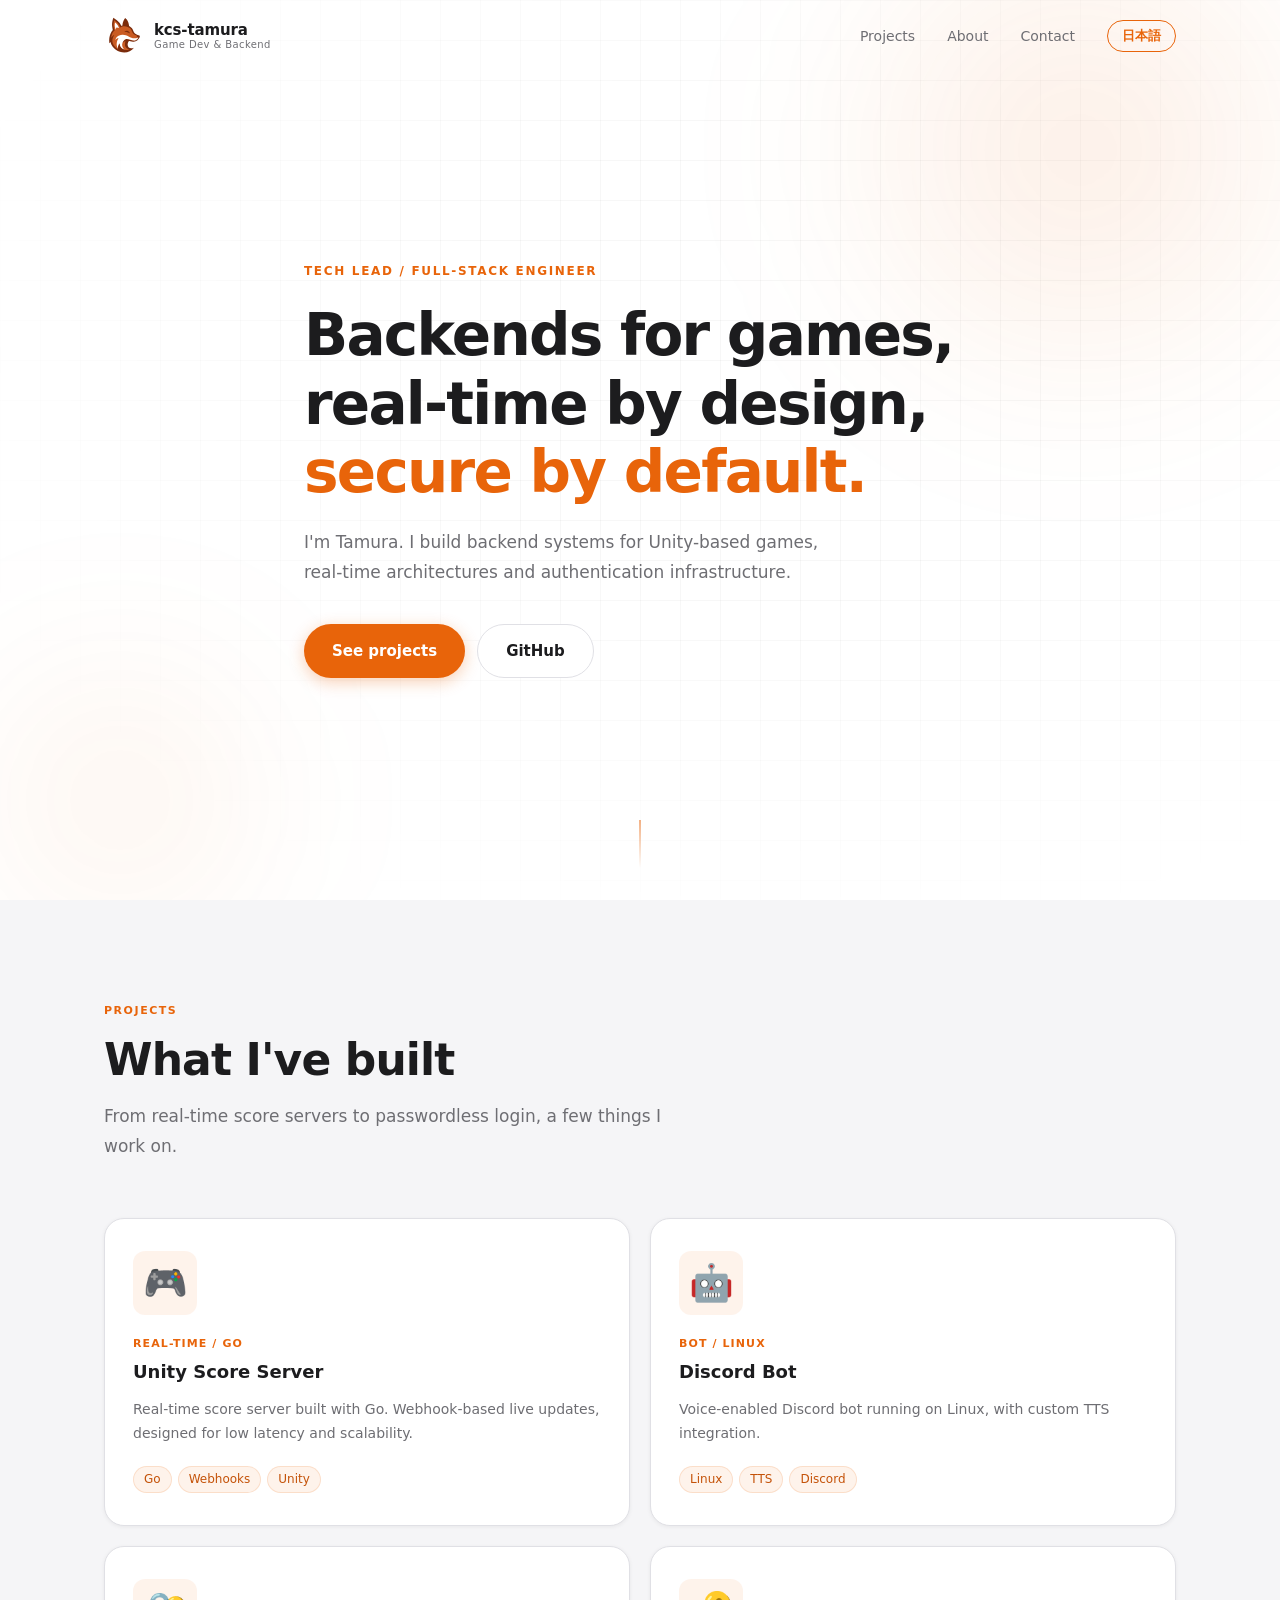
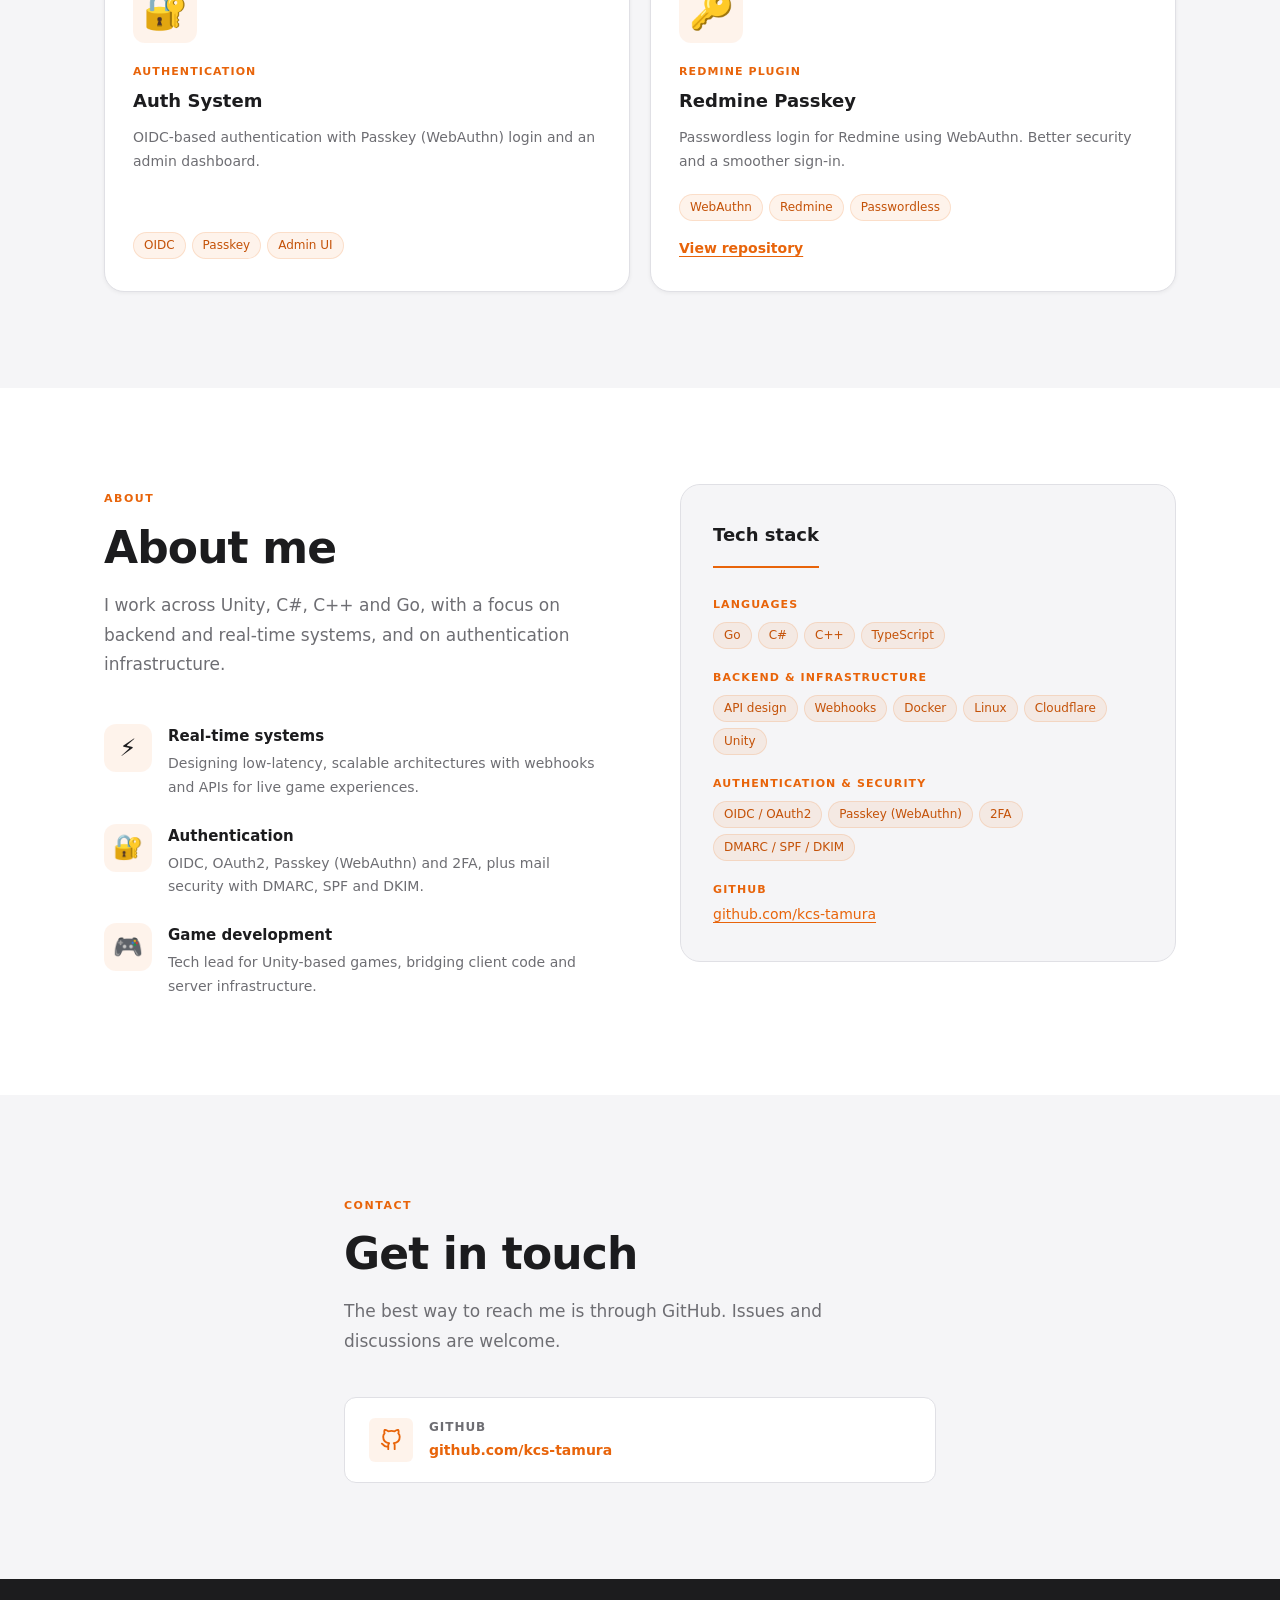
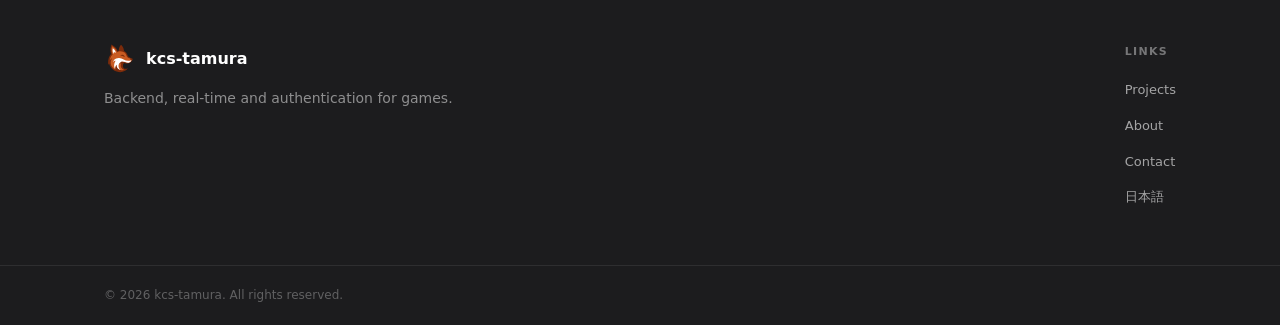
<file: index.html>
<!DOCTYPE html>
<html lang="en">
<head>
  <meta charset="UTF-8">
  <meta name="viewport" content="width=device-width, initial-scale=1">
  <title>kcs-tamura | Tech Lead (Game Dev) &amp; Full-stack Engineer</title>
  <meta name="description" content="Personal site of kcs-tamura: Tech Lead (Game Dev) and full-stack engineer working on Unity backends, real-time systems and authentication.">
  <link rel="icon" type="image/svg+xml" href="/favicon.svg">
  <link rel="alternate" hreflang="en" href="https://kcs-tamura.github.io/">
  <link rel="alternate" hreflang="ja" href="https://kcs-tamura.github.io/ja/">
  <link rel="stylesheet" href="/style.css">
</head>
<body>
  <header class="header">
    <div class="container header__inner">
      <a href="#top" class="header__logo">
        <img src="/favicon.svg" alt="" class="header__logo-img">
        <span class="header__logo-text">kcs-tamura<small>Game Dev &amp; Backend</small></span>
      </a>
      <nav class="header__nav" aria-label="Main">
        <a href="#projects" class="header__nav-link">Projects</a>
        <a href="#about" class="header__nav-link">About</a>
        <a href="#contact" class="header__nav-link">Contact</a>
        <a href="/ja/" class="header__lang" hreflang="ja" lang="ja">日本語</a>
      </nav>
      <button class="header__burger" type="button" aria-label="Menu" aria-expanded="false">
        <span></span><span></span><span></span>
      </button>
    </div>
  </header>

  <main id="top">
    <section class="hero">
      <div class="hero__bg" aria-hidden="true">
        <div class="hero__bg-circle hero__bg-circle--1"></div>
        <div class="hero__bg-circle hero__bg-circle--2"></div>
        <div class="hero__bg-grid"></div>
      </div>
      <div class="container hero__inner">
        <p class="hero__eyebrow">Tech Lead / Full-stack Engineer</p>
        <h1 class="hero__title">
          Backends for games,<br>
          real-time by design,<br>
          <span class="hero__title-accent">secure by default.</span>
        </h1>
        <p class="hero__body">
          I'm Tamura. I build backend systems for Unity-based games,<br>
          real-time architectures and authentication infrastructure.
        </p>
        <div class="hero__actions">
          <a href="#projects" class="hero__btn hero__btn--primary">See projects</a>
          <a href="https://github.com/kcs-tamura" class="hero__btn hero__btn--ghost">GitHub</a>
        </div>
      </div>
      <div class="hero__scroll-hint" aria-hidden="true"><span class="hero__scroll-line"></span></div>
    </section>

    <section class="section section--alt" id="projects">
      <div class="container">
        <div class="projects__header">
          <p class="section-label">Projects</p>
          <h2 class="section-title">What I've built</h2>
          <p class="section-body">From real-time score servers to passwordless login, a few things I work on.</p>
        </div>
        <div class="projects__grid">
          <article class="card">
            <div class="card__icon" aria-hidden="true">🎮</div>
            <div class="card__body">
              <p class="card__kicker">Real-time / Go</p>
              <h3 class="card__title">Unity Score Server</h3>
              <p class="card__desc">Real-time score server built with Go. Webhook-based live updates, designed for low latency and scalability.</p>
              <ul class="tags"><li class="tag">Go</li><li class="tag">Webhooks</li><li class="tag">Unity</li></ul>
            </div>
          </article>
          <article class="card">
            <div class="card__icon" aria-hidden="true">🤖</div>
            <div class="card__body">
              <p class="card__kicker">Bot / Linux</p>
              <h3 class="card__title">Discord Bot</h3>
              <p class="card__desc">Voice-enabled Discord bot running on Linux, with custom TTS integration.</p>
              <ul class="tags"><li class="tag">Linux</li><li class="tag">TTS</li><li class="tag">Discord</li></ul>
            </div>
          </article>
          <article class="card">
            <div class="card__icon" aria-hidden="true">🔐</div>
            <div class="card__body">
              <p class="card__kicker">Authentication</p>
              <h3 class="card__title">Auth System</h3>
              <p class="card__desc">OIDC-based authentication with Passkey (WebAuthn) login and an admin dashboard.</p>
              <ul class="tags"><li class="tag">OIDC</li><li class="tag">Passkey</li><li class="tag">Admin UI</li></ul>
            </div>
          </article>
          <article class="card">
            <div class="card__icon" aria-hidden="true">🔑</div>
            <div class="card__body">
              <p class="card__kicker">Redmine plugin</p>
              <h3 class="card__title">Redmine Passkey</h3>
              <p class="card__desc">Passwordless login for Redmine using WebAuthn. Better security and a smoother sign-in.</p>
              <ul class="tags"><li class="tag">WebAuthn</li><li class="tag">Redmine</li><li class="tag">Passwordless</li></ul>
              <a class="card__link" href="https://github.com/kcs-tamura/redmine_passkey">View repository</a>
            </div>
          </article>
        </div>
      </div>
    </section>

    <section class="section" id="about">
      <div class="container about__inner">
        <div>
          <p class="section-label">About</p>
          <h2 class="section-title">About me</h2>
          <p class="section-body">
            I work across Unity, C#, C++ and Go, with a focus on backend and real-time systems, and on authentication infrastructure.
          </p>
          <div class="about__values">
            <div class="about__value">
              <div class="about__value-icon" aria-hidden="true">⚡</div>
              <div>
                <p class="about__value-label">Real-time systems</p>
                <p class="about__value-body">Designing low-latency, scalable architectures with webhooks and APIs for live game experiences.</p>
              </div>
            </div>
            <div class="about__value">
              <div class="about__value-icon" aria-hidden="true">🔐</div>
              <div>
                <p class="about__value-label">Authentication</p>
                <p class="about__value-body">OIDC, OAuth2, Passkey (WebAuthn) and 2FA, plus mail security with DMARC, SPF and DKIM.</p>
              </div>
            </div>
            <div class="about__value">
              <div class="about__value-icon" aria-hidden="true">🎮</div>
              <div>
                <p class="about__value-label">Game development</p>
                <p class="about__value-body">Tech lead for Unity-based games, bridging client code and server infrastructure.</p>
              </div>
            </div>
          </div>
        </div>

        <aside class="about__card">
          <h3 class="about__card-title">Tech stack</h3>
          <dl class="about__dl">
            <div class="about__dl-row">
              <dt>Languages</dt>
              <dd><ul class="tags"><li class="tag">Go</li><li class="tag">C#</li><li class="tag">C++</li><li class="tag">TypeScript</li></ul></dd>
            </div>
            <div class="about__dl-row">
              <dt>Backend &amp; Infrastructure</dt>
              <dd><ul class="tags"><li class="tag">API design</li><li class="tag">Webhooks</li><li class="tag">Docker</li><li class="tag">Linux</li><li class="tag">Cloudflare</li><li class="tag">Unity</li></ul></dd>
            </div>
            <div class="about__dl-row">
              <dt>Authentication &amp; Security</dt>
              <dd><ul class="tags"><li class="tag">OIDC / OAuth2</li><li class="tag">Passkey (WebAuthn)</li><li class="tag">2FA</li><li class="tag">DMARC / SPF / DKIM</li></ul></dd>
            </div>
            <div class="about__dl-row">
              <dt>GitHub</dt>
              <dd><a class="about__link" href="https://github.com/kcs-tamura">github.com/kcs-tamura</a></dd>
            </div>
          </dl>
        </aside>
      </div>
    </section>

    <section class="section section--alt" id="contact">
      <div class="container contact__inner">
        <p class="section-label">Contact</p>
        <h2 class="section-title">Get in touch</h2>
        <p class="section-body">The best way to reach me is through GitHub. Issues and discussions are welcome.</p>
        <div class="contact__methods">
          <a href="https://github.com/kcs-tamura" class="contact__method">
            <div class="contact__method-icon">
              <svg width="22" height="22" viewBox="0 0 24 24" fill="none" stroke="currentColor" stroke-width="2" stroke-linecap="round" stroke-linejoin="round" aria-hidden="true">
                <path d="M9 19c-5 1.5-5-2.5-7-3m14 6v-3.87a3.37 3.37 0 0 0-.94-2.61c3.14-.35 6.44-1.54 6.44-7A5.44 5.44 0 0 0 20 4.77 5.07 5.07 0 0 0 19.91 1S18.73.65 16 2.48a13.38 13.38 0 0 0-7 0C6.27.65 5.09 1 5.09 1A5.07 5.07 0 0 0 5 4.77a5.44 5.44 0 0 0-1.5 3.78c0 5.42 3.3 6.61 6.44 7A3.37 3.37 0 0 0 9 18.13V22"/>
              </svg>
            </div>
            <div>
              <p class="contact__method-label">GitHub</p>
              <p class="contact__method-value">github.com/kcs-tamura</p>
            </div>
          </a>
        </div>
      </div>
    </section>
  </main>

  <footer class="footer">
    <div class="container footer__inner">
      <div class="footer__brand">
        <div class="footer__logo">
          <img src="/favicon.svg" alt="" class="footer__logo-img">
          <span>kcs-tamura</span>
        </div>
        <p class="footer__tagline">Backend, real-time and authentication for games.</p>
      </div>
      <nav class="footer__nav" aria-label="Footer">
        <p class="footer__nav-title">Links</p>
        <ul>
          <li><a href="#projects">Projects</a></li>
          <li><a href="#about">About</a></li>
          <li><a href="#contact">Contact</a></li>
          <li><a href="/ja/" hreflang="ja" lang="ja">日本語</a></li>
        </ul>
      </nav>
    </div>
    <div class="footer__bottom">
      <div class="container footer__bottom-inner">
        <p class="footer__copy">&copy; <span id="year"></span> kcs-tamura. All rights reserved.</p>
      </div>
    </div>
  </footer>
  <script src="/script.js"></script>
</body>
</html>
</file>
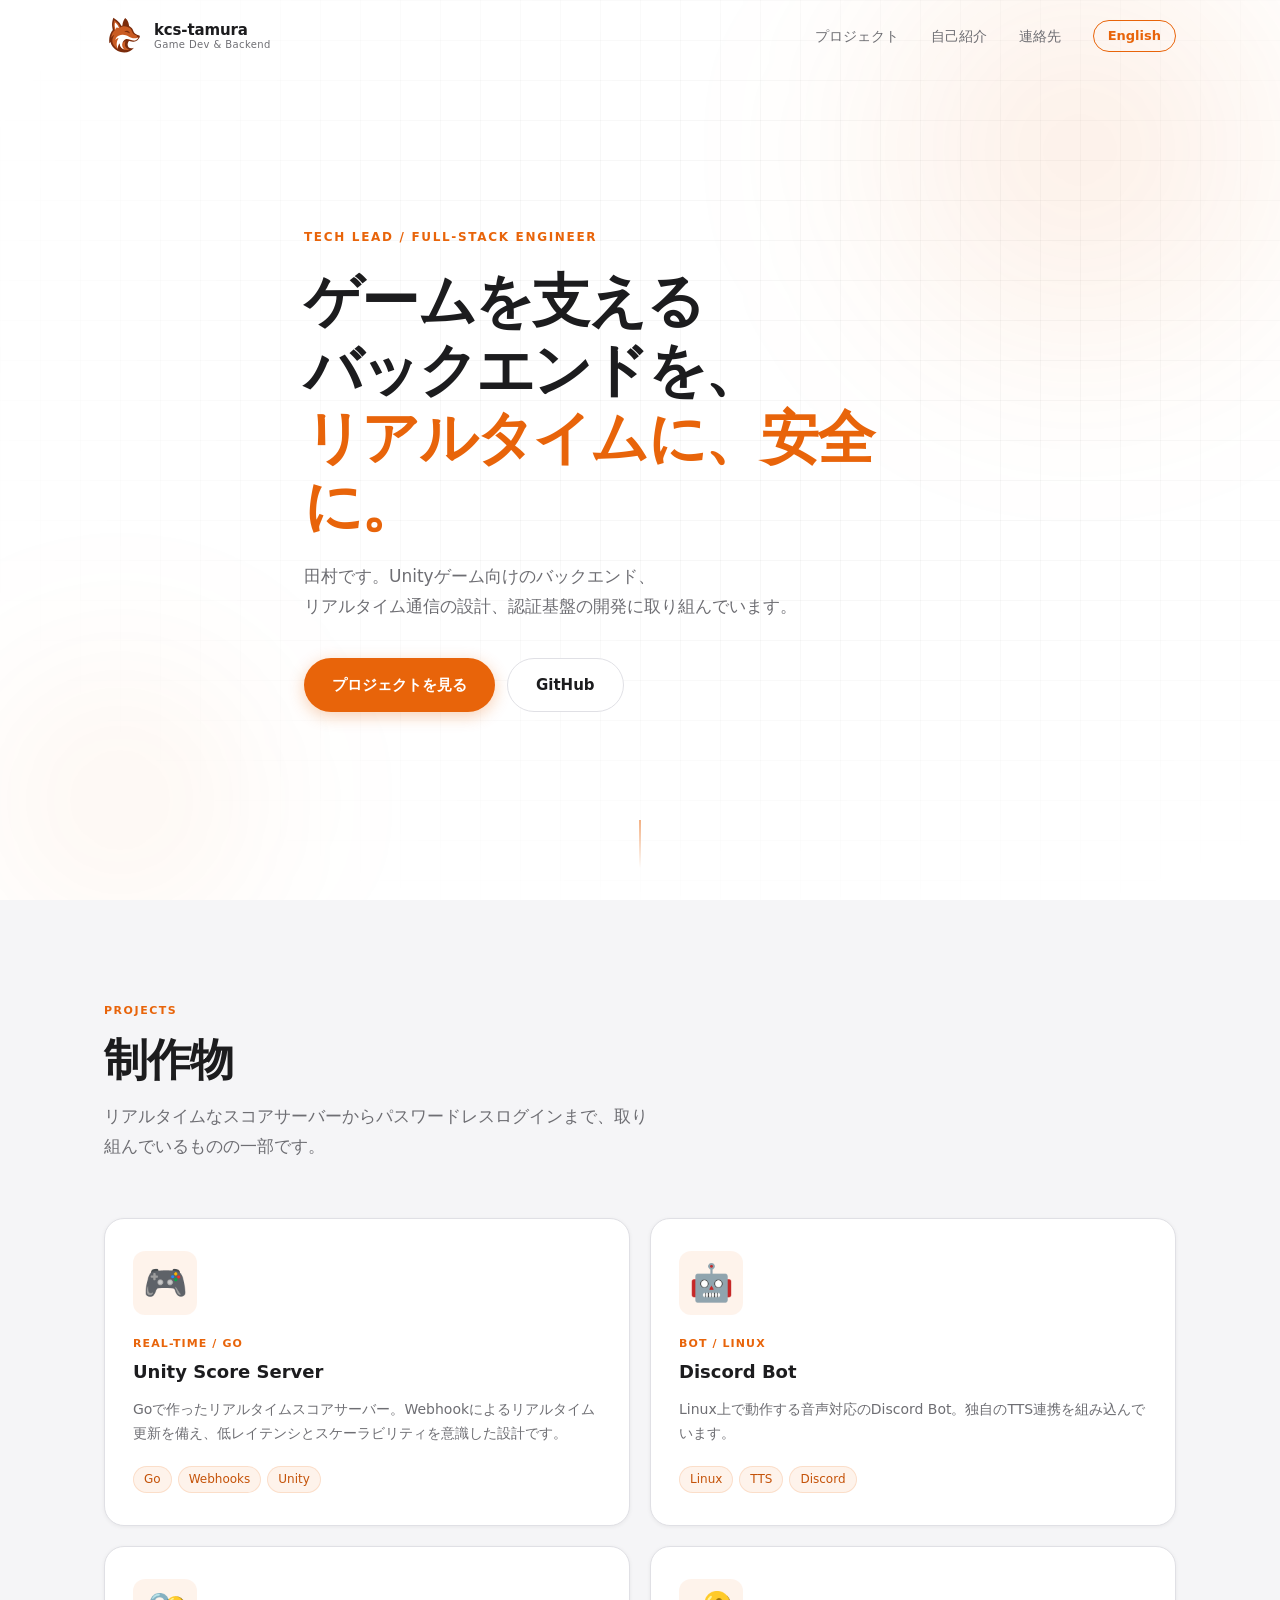
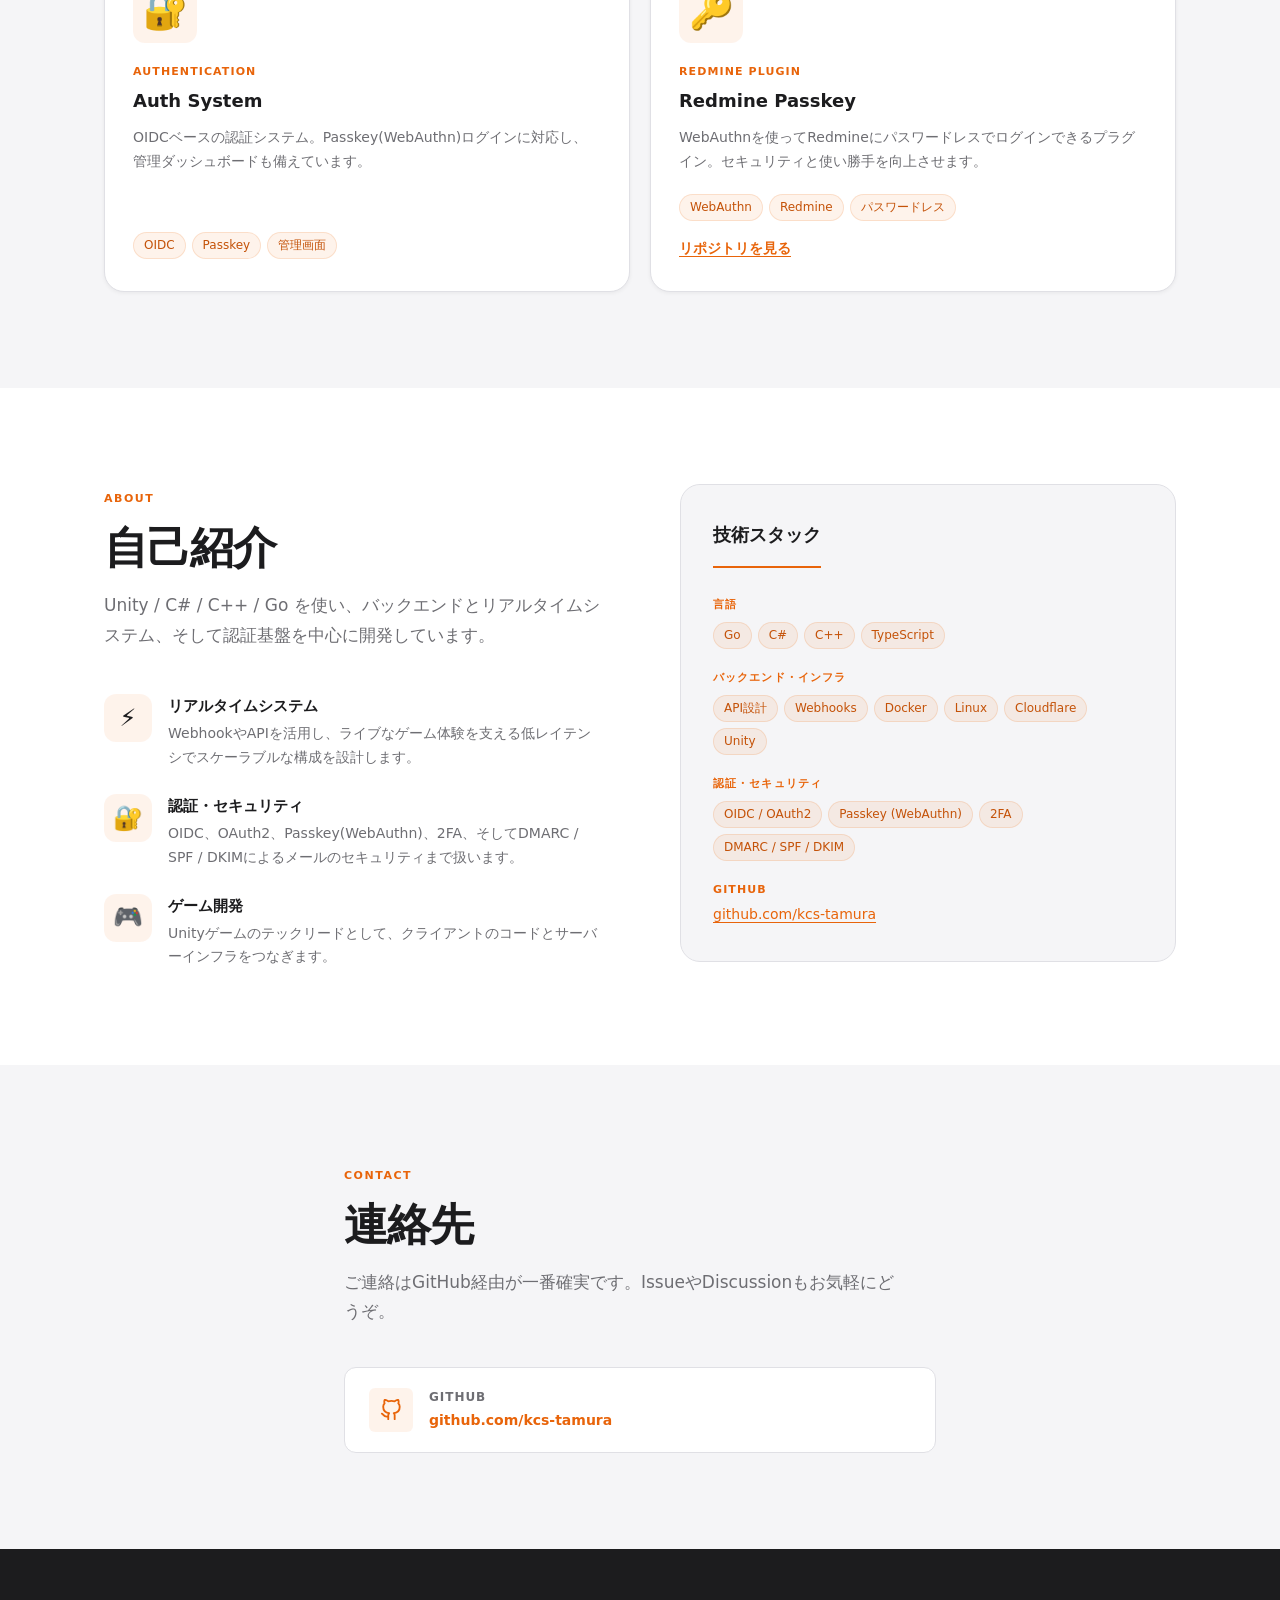
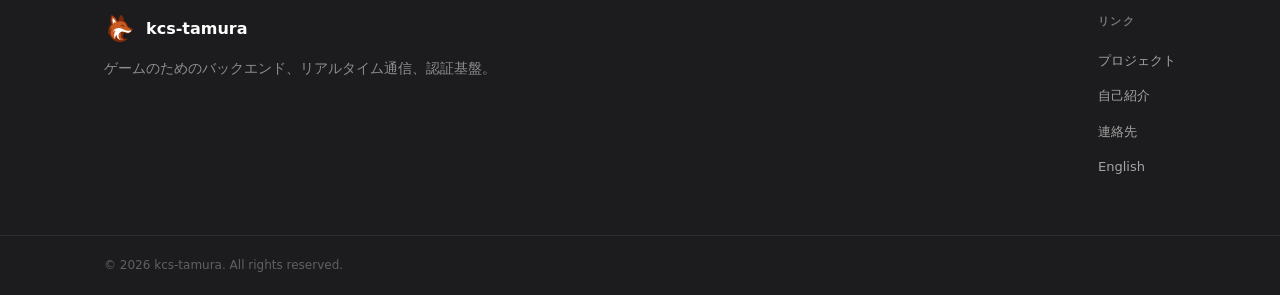
<file: ja/index.html>
<!DOCTYPE html>
<html lang="ja">
<head>
  <meta charset="UTF-8">
  <meta name="viewport" content="width=device-width, initial-scale=1">
  <title>kcs-tamura | ゲーム開発テックリード / フルスタックエンジニア</title>
  <meta name="description" content="kcs-tamura の個人サイト。Unityゲーム向けバックエンド、リアルタイム通信、認証基盤を手がけるテックリード兼フルスタックエンジニア。">
  <link rel="icon" type="image/svg+xml" href="/favicon.svg">
  <link rel="alternate" hreflang="en" href="https://kcs-tamura.github.io/">
  <link rel="alternate" hreflang="ja" href="https://kcs-tamura.github.io/ja/">
  <link rel="stylesheet" href="/style.css">
</head>
<body>
  <header class="header">
    <div class="container header__inner">
      <a href="#top" class="header__logo">
        <img src="/favicon.svg" alt="" class="header__logo-img">
        <span class="header__logo-text">kcs-tamura<small>Game Dev &amp; Backend</small></span>
      </a>
      <nav class="header__nav" aria-label="メイン">
        <a href="#projects" class="header__nav-link">プロジェクト</a>
        <a href="#about" class="header__nav-link">自己紹介</a>
        <a href="#contact" class="header__nav-link">連絡先</a>
        <a href="/" class="header__lang" hreflang="en" lang="en">English</a>
      </nav>
      <button class="header__burger" type="button" aria-label="メニュー" aria-expanded="false">
        <span></span><span></span><span></span>
      </button>
    </div>
  </header>

  <main id="top">
    <section class="hero">
      <div class="hero__bg" aria-hidden="true">
        <div class="hero__bg-circle hero__bg-circle--1"></div>
        <div class="hero__bg-circle hero__bg-circle--2"></div>
        <div class="hero__bg-grid"></div>
      </div>
      <div class="container hero__inner">
        <p class="hero__eyebrow">Tech Lead / Full-stack Engineer</p>
        <h1 class="hero__title">
          ゲームを支える<br>
          バックエンドを、<br>
          <span class="hero__title-accent">リアルタイムに、安全に。</span>
        </h1>
        <p class="hero__body">
          田村です。Unityゲーム向けのバックエンド、<br>
          リアルタイム通信の設計、認証基盤の開発に取り組んでいます。
        </p>
        <div class="hero__actions">
          <a href="#projects" class="hero__btn hero__btn--primary">プロジェクトを見る</a>
          <a href="https://github.com/kcs-tamura" class="hero__btn hero__btn--ghost">GitHub</a>
        </div>
      </div>
      <div class="hero__scroll-hint" aria-hidden="true"><span class="hero__scroll-line"></span></div>
    </section>

    <section class="section section--alt" id="projects">
      <div class="container">
        <div class="projects__header">
          <p class="section-label">Projects</p>
          <h2 class="section-title">制作物</h2>
          <p class="section-body">リアルタイムなスコアサーバーからパスワードレスログインまで、取り組んでいるものの一部です。</p>
        </div>
        <div class="projects__grid">
          <article class="card">
            <div class="card__icon" aria-hidden="true">🎮</div>
            <div class="card__body">
              <p class="card__kicker">Real-time / Go</p>
              <h3 class="card__title">Unity Score Server</h3>
              <p class="card__desc">Goで作ったリアルタイムスコアサーバー。Webhookによるリアルタイム更新を備え、低レイテンシとスケーラビリティを意識した設計です。</p>
              <ul class="tags"><li class="tag">Go</li><li class="tag">Webhooks</li><li class="tag">Unity</li></ul>
            </div>
          </article>
          <article class="card">
            <div class="card__icon" aria-hidden="true">🤖</div>
            <div class="card__body">
              <p class="card__kicker">Bot / Linux</p>
              <h3 class="card__title">Discord Bot</h3>
              <p class="card__desc">Linux上で動作する音声対応のDiscord Bot。独自のTTS連携を組み込んでいます。</p>
              <ul class="tags"><li class="tag">Linux</li><li class="tag">TTS</li><li class="tag">Discord</li></ul>
            </div>
          </article>
          <article class="card">
            <div class="card__icon" aria-hidden="true">🔐</div>
            <div class="card__body">
              <p class="card__kicker">Authentication</p>
              <h3 class="card__title">Auth System</h3>
              <p class="card__desc">OIDCベースの認証システム。Passkey(WebAuthn)ログインに対応し、管理ダッシュボードも備えています。</p>
              <ul class="tags"><li class="tag">OIDC</li><li class="tag">Passkey</li><li class="tag">管理画面</li></ul>
            </div>
          </article>
          <article class="card">
            <div class="card__icon" aria-hidden="true">🔑</div>
            <div class="card__body">
              <p class="card__kicker">Redmine plugin</p>
              <h3 class="card__title">Redmine Passkey</h3>
              <p class="card__desc">WebAuthnを使ってRedmineにパスワードレスでログインできるプラグイン。セキュリティと使い勝手を向上させます。</p>
              <ul class="tags"><li class="tag">WebAuthn</li><li class="tag">Redmine</li><li class="tag">パスワードレス</li></ul>
              <a class="card__link" href="https://github.com/kcs-tamura/redmine_passkey">リポジトリを見る</a>
            </div>
          </article>
        </div>
      </div>
    </section>

    <section class="section" id="about">
      <div class="container about__inner">
        <div>
          <p class="section-label">About</p>
          <h2 class="section-title">自己紹介</h2>
          <p class="section-body">
            Unity / C# / C++ / Go を使い、バックエンドとリアルタイムシステム、そして認証基盤を中心に開発しています。
          </p>
          <div class="about__values">
            <div class="about__value">
              <div class="about__value-icon" aria-hidden="true">⚡</div>
              <div>
                <p class="about__value-label">リアルタイムシステム</p>
                <p class="about__value-body">WebhookやAPIを活用し、ライブなゲーム体験を支える低レイテンシでスケーラブルな構成を設計します。</p>
              </div>
            </div>
            <div class="about__value">
              <div class="about__value-icon" aria-hidden="true">🔐</div>
              <div>
                <p class="about__value-label">認証・セキュリティ</p>
                <p class="about__value-body">OIDC、OAuth2、Passkey(WebAuthn)、2FA、そしてDMARC / SPF / DKIMによるメールのセキュリティまで扱います。</p>
              </div>
            </div>
            <div class="about__value">
              <div class="about__value-icon" aria-hidden="true">🎮</div>
              <div>
                <p class="about__value-label">ゲーム開発</p>
                <p class="about__value-body">Unityゲームのテックリードとして、クライアントのコードとサーバーインフラをつなぎます。</p>
              </div>
            </div>
          </div>
        </div>

        <aside class="about__card">
          <h3 class="about__card-title">技術スタック</h3>
          <dl class="about__dl">
            <div class="about__dl-row">
              <dt>言語</dt>
              <dd><ul class="tags"><li class="tag">Go</li><li class="tag">C#</li><li class="tag">C++</li><li class="tag">TypeScript</li></ul></dd>
            </div>
            <div class="about__dl-row">
              <dt>バックエンド・インフラ</dt>
              <dd><ul class="tags"><li class="tag">API設計</li><li class="tag">Webhooks</li><li class="tag">Docker</li><li class="tag">Linux</li><li class="tag">Cloudflare</li><li class="tag">Unity</li></ul></dd>
            </div>
            <div class="about__dl-row">
              <dt>認証・セキュリティ</dt>
              <dd><ul class="tags"><li class="tag">OIDC / OAuth2</li><li class="tag">Passkey (WebAuthn)</li><li class="tag">2FA</li><li class="tag">DMARC / SPF / DKIM</li></ul></dd>
            </div>
            <div class="about__dl-row">
              <dt>GitHub</dt>
              <dd><a class="about__link" href="https://github.com/kcs-tamura">github.com/kcs-tamura</a></dd>
            </div>
          </dl>
        </aside>
      </div>
    </section>

    <section class="section section--alt" id="contact">
      <div class="container contact__inner">
        <p class="section-label">Contact</p>
        <h2 class="section-title">連絡先</h2>
        <p class="section-body">ご連絡はGitHub経由が一番確実です。IssueやDiscussionもお気軽にどうぞ。</p>
        <div class="contact__methods">
          <a href="https://github.com/kcs-tamura" class="contact__method">
            <div class="contact__method-icon">
              <svg width="22" height="22" viewBox="0 0 24 24" fill="none" stroke="currentColor" stroke-width="2" stroke-linecap="round" stroke-linejoin="round" aria-hidden="true">
                <path d="M9 19c-5 1.5-5-2.5-7-3m14 6v-3.87a3.37 3.37 0 0 0-.94-2.61c3.14-.35 6.44-1.54 6.44-7A5.44 5.44 0 0 0 20 4.77 5.07 5.07 0 0 0 19.91 1S18.73.65 16 2.48a13.38 13.38 0 0 0-7 0C6.27.65 5.09 1 5.09 1A5.07 5.07 0 0 0 5 4.77a5.44 5.44 0 0 0-1.5 3.78c0 5.42 3.3 6.61 6.44 7A3.37 3.37 0 0 0 9 18.13V22"/>
              </svg>
            </div>
            <div>
              <p class="contact__method-label">GitHub</p>
              <p class="contact__method-value">github.com/kcs-tamura</p>
            </div>
          </a>
        </div>
      </div>
    </section>
  </main>

  <footer class="footer">
    <div class="container footer__inner">
      <div class="footer__brand">
        <div class="footer__logo">
          <img src="/favicon.svg" alt="" class="footer__logo-img">
          <span>kcs-tamura</span>
        </div>
        <p class="footer__tagline">ゲームのためのバックエンド、リアルタイム通信、認証基盤。</p>
      </div>
      <nav class="footer__nav" aria-label="フッター">
        <p class="footer__nav-title">リンク</p>
        <ul>
          <li><a href="#projects">プロジェクト</a></li>
          <li><a href="#about">自己紹介</a></li>
          <li><a href="#contact">連絡先</a></li>
          <li><a href="/" hreflang="en" lang="en">English</a></li>
        </ul>
      </nav>
    </div>
    <div class="footer__bottom">
      <div class="container footer__bottom-inner">
        <p class="footer__copy">&copy; <span id="year"></span> kcs-tamura. All rights reserved.</p>
      </div>
    </div>
  </footer>
  <script src="/script.js"></script>
</body>
</html>
</file>
<file: style.css>
/* Design ported from the Kitsune Creative Studio HomePage (orange fox theme). */
:root {
  --color-primary: #e8640a;
  --color-primary-dark: #c45208;
  --color-primary-light: #f5a05a;
  --color-dark: #1c1c1e;
  --color-dark-alt: #2c2c2e;
  --color-text: #1c1c1e;
  --color-text-muted: #6e6e73;
  --color-bg: #ffffff;
  --color-bg-alt: #f5f5f7;
  --color-border: #e0e0e5;

  --font-sans: 'Hiragino Sans', 'Hiragino Kaku Gothic ProN', 'Noto Sans JP', 'Yu Gothic', system-ui, -apple-system, sans-serif;

  --radius-sm: 6px;
  --radius-md: 12px;
  --radius-lg: 20px;

  --shadow-sm: 0 1px 4px rgba(0, 0, 0, 0.06);
  --shadow-md: 0 4px 20px rgba(0, 0, 0, 0.08);
  --shadow-lg: 0 12px 40px rgba(0, 0, 0, 0.14);
}

*, *::before, *::after { box-sizing: border-box; margin: 0; padding: 0; }
html { scroll-behavior: smooth; }
body {
  font-family: var(--font-sans);
  color: var(--color-text);
  background: var(--color-bg);
  line-height: 1.6;
  -webkit-font-smoothing: antialiased;
}
a { color: inherit; text-decoration: none; }
img { max-width: 100%; display: block; }
a:focus-visible, button:focus-visible {
  outline: 3px solid var(--color-primary);
  outline-offset: 3px;
}

.container { width: 100%; max-width: 1120px; margin: 0 auto; padding: 0 24px; }
.section { padding: 96px 0; }
.section--alt { background: var(--color-bg-alt); }
.section-label {
  display: inline-block; font-size: 11px; font-weight: 700;
  letter-spacing: 0.14em; text-transform: uppercase;
  color: var(--color-primary); margin-bottom: 14px;
}
.section-title {
  font-size: clamp(28px, 4vw, 44px); font-weight: 700; line-height: 1.2;
  letter-spacing: -0.02em; color: var(--color-dark);
}
.section-body {
  font-size: 17px; color: var(--color-text-muted);
  margin-top: 16px; max-width: 560px; line-height: 1.75;
}

/* ---------- Header ---------- */
.header {
  position: fixed; top: 0; left: 0; right: 0; z-index: 100; padding: 16px 0;
  transition: background 0.3s ease, box-shadow 0.3s ease, padding 0.3s ease;
}
.header--scrolled {
  background: rgba(255, 255, 255, 0.9);
  backdrop-filter: blur(12px); -webkit-backdrop-filter: blur(12px);
  box-shadow: 0 1px 0 var(--color-border); padding: 10px 0;
}
.header__inner { display: flex; align-items: center; justify-content: space-between; gap: 24px; }
.header__logo { display: flex; align-items: center; gap: 10px; flex-shrink: 0; }
.header__logo-img { height: 40px; width: auto; }
.header__logo-text {
  font-size: 15px; font-weight: 700; line-height: 1.2;
  color: var(--color-dark); letter-spacing: -0.01em;
}
.header__logo-text small {
  display: block; font-size: 10px; font-weight: 500;
  letter-spacing: 0.04em; color: var(--color-text-muted);
}
.header__nav { display: flex; align-items: center; gap: 32px; }
.header__nav-link { font-size: 14px; font-weight: 500; color: var(--color-text-muted); transition: color 0.2s; }
.header__nav-link:hover { color: var(--color-dark); }
.header__lang {
  font-size: 13px; font-weight: 600; color: var(--color-primary);
  border: 1.5px solid var(--color-primary); border-radius: 100px; padding: 5px 14px;
  transition: background 0.2s, color 0.2s;
}
.header__lang:hover { background: var(--color-primary); color: #fff; }
.header__burger {
  display: none; flex-direction: column; gap: 5px;
  background: none; border: none; cursor: pointer; padding: 4px;
}
.header__burger span {
  display: block; width: 22px; height: 2px; background: var(--color-dark);
  border-radius: 2px; transition: transform 0.25s ease, opacity 0.25s ease; transform-origin: center;
}
.header__burger--open span:nth-child(1) { transform: translateY(7px) rotate(45deg); }
.header__burger--open span:nth-child(2) { opacity: 0; }
.header__burger--open span:nth-child(3) { transform: translateY(-7px) rotate(-45deg); }

/* ---------- Hero ---------- */
.hero {
  position: relative; min-height: 100svh; display: flex; align-items: center;
  overflow: hidden; padding: 120px 0 80px;
}
.hero__bg { position: absolute; inset: 0; pointer-events: none; }
.hero__bg-circle { position: absolute; border-radius: 50%; filter: blur(80px); }
.hero__bg-circle--1 {
  width: 600px; height: 600px; top: -150px; right: -100px;
  background: radial-gradient(circle, rgba(232, 100, 10, 0.12) 0%, transparent 70%);
}
.hero__bg-circle--2 {
  width: 400px; height: 400px; bottom: -100px; left: -80px;
  background: radial-gradient(circle, rgba(232, 100, 10, 0.08) 0%, transparent 70%);
}
.hero__bg-grid {
  position: absolute; inset: 0;
  background-image:
    linear-gradient(rgba(0, 0, 0, 0.03) 1px, transparent 1px),
    linear-gradient(90deg, rgba(0, 0, 0, 0.03) 1px, transparent 1px);
  background-size: 40px 40px;
  -webkit-mask-image: radial-gradient(ellipse at 60% 40%, black 30%, transparent 80%);
  mask-image: radial-gradient(ellipse at 60% 40%, black 30%, transparent 80%);
}
.hero__inner { display: flex; flex-direction: column; position: relative; z-index: 1; max-width: 720px; }
.hero__eyebrow {
  font-size: 12px; font-weight: 700; letter-spacing: 0.14em;
  text-transform: uppercase; color: var(--color-primary); margin-bottom: 20px;
}
.hero__title {
  font-size: clamp(34px, 5vw, 58px); font-weight: 800; line-height: 1.18;
  letter-spacing: -0.03em; color: var(--color-dark);
}
.hero__title-accent { color: var(--color-primary); }
.hero__body { font-size: 17px; line-height: 1.8; color: var(--color-text-muted); margin-top: 20px; }
.hero__actions { display: flex; flex-wrap: wrap; gap: 12px; margin-top: 36px; }
.hero__btn {
  display: inline-flex; align-items: center; font-size: 15px; font-weight: 600;
  padding: 14px 28px; border-radius: 100px; transition: all 0.2s ease;
}
.hero__btn--primary {
  background: var(--color-primary); color: #fff;
  box-shadow: 0 4px 16px rgba(232, 100, 10, 0.3);
}
.hero__btn--primary:hover {
  background: var(--color-primary-dark); transform: translateY(-2px);
  box-shadow: 0 8px 24px rgba(232, 100, 10, 0.4);
}
.hero__btn--ghost { color: var(--color-dark); border: 1.5px solid var(--color-border); background: #fff; }
.hero__btn--ghost:hover { border-color: var(--color-primary); color: var(--color-primary); transform: translateY(-2px); }
.hero__scroll-hint { position: absolute; bottom: 32px; left: 50%; transform: translateX(-50%); }
.hero__scroll-line {
  display: block; width: 1px; height: 48px; margin: 0 auto;
  background: linear-gradient(to bottom, var(--color-primary), transparent);
  animation: scrollPulse 2s ease-in-out infinite;
}
@keyframes scrollPulse {
  0%, 100% { opacity: 0.4; transform: scaleY(1); }
  50% { opacity: 1; transform: scaleY(1.1); }
}

/* ---------- Project cards ---------- */
.projects__header { margin-bottom: 56px; }
.projects__grid { display: grid; grid-template-columns: repeat(2, 1fr); gap: 20px; }
.card {
  background: #fff; border-radius: var(--radius-lg); padding: 32px 28px;
  box-shadow: var(--shadow-sm); border: 1px solid var(--color-border);
  display: flex; flex-direction: column; gap: 20px;
  transition: transform 0.25s ease, box-shadow 0.25s ease;
}
.card:hover { transform: translateY(-4px); box-shadow: var(--shadow-lg); }
.card__icon {
  font-size: 36px; line-height: 1; width: 64px; height: 64px;
  background: rgba(232, 100, 10, 0.08); border-radius: var(--radius-md);
  display: flex; align-items: center; justify-content: center; flex-shrink: 0;
}
.card__body { display: flex; flex-direction: column; gap: 8px; flex: 1; }
.card__kicker {
  font-size: 11px; font-weight: 600; letter-spacing: 0.1em;
  text-transform: uppercase; color: var(--color-primary);
}
.card__title { font-size: 18px; font-weight: 700; color: var(--color-dark); line-height: 1.35; }
.card__desc { font-size: 14px; line-height: 1.75; color: var(--color-text-muted); margin-top: 4px; flex: 1; }
.card__link {
  font-size: 14px; font-weight: 600; color: var(--color-primary);
  text-decoration: underline; text-underline-offset: 3px; margin-top: 8px; width: fit-content;
}
.card__link:hover { color: var(--color-primary-dark); }
.tags { display: flex; flex-wrap: wrap; gap: 6px; list-style: none; margin-top: 12px; }
.tag {
  font-size: 12px; font-weight: 500; padding: 3px 10px; border-radius: 100px;
  background: rgba(232, 100, 10, 0.08); color: var(--color-primary-dark);
  border: 1px solid rgba(232, 100, 10, 0.15);
}

/* ---------- About ---------- */
.about__inner { display: grid; grid-template-columns: 1fr 1fr; gap: 80px; align-items: start; }
.about__values { display: flex; flex-direction: column; gap: 24px; margin-top: 44px; }
.about__value { display: flex; gap: 16px; align-items: flex-start; }
.about__value-icon {
  font-size: 24px; width: 48px; height: 48px; background: rgba(232, 100, 10, 0.08);
  border-radius: var(--radius-md); display: flex; align-items: center; justify-content: center; flex-shrink: 0;
}
.about__value-label { font-size: 15px; font-weight: 700; color: var(--color-dark); margin-bottom: 4px; }
.about__value-body { font-size: 14px; line-height: 1.7; color: var(--color-text-muted); }
.about__card {
  background: var(--color-bg-alt); border-radius: var(--radius-lg); padding: 36px 32px;
  border: 1px solid var(--color-border); position: sticky; top: 100px;
}
.about__card-title {
  font-size: 18px; font-weight: 700; color: var(--color-dark); margin-bottom: 28px;
  padding-bottom: 16px; border-bottom: 2px solid var(--color-primary); display: inline-block;
}
.about__dl { display: flex; flex-direction: column; gap: 20px; }
.about__dl-row { display: flex; flex-direction: column; gap: 4px; }
.about__dl-row dt {
  font-size: 11px; font-weight: 700; letter-spacing: 0.1em;
  text-transform: uppercase; color: var(--color-primary);
}
.about__dl-row dd { font-size: 14px; color: var(--color-text); line-height: 1.6; }
.about__dl-row .tags { margin-top: 4px; }
.about__link {
  color: var(--color-primary); text-decoration: underline;
  text-underline-offset: 3px; word-break: break-all; transition: color 0.2s;
}
.about__link:hover { color: var(--color-primary-dark); }

/* ---------- Contact ---------- */
.contact__inner { max-width: 640px; }
.contact__methods { margin-top: 40px; display: flex; flex-direction: column; gap: 16px; }
.contact__method {
  display: flex; align-items: center; gap: 16px; padding: 20px 24px; background: #fff;
  border: 1px solid var(--color-border); border-radius: var(--radius-md);
  transition: border-color 0.2s, box-shadow 0.2s;
}
.contact__method:hover { border-color: var(--color-primary); box-shadow: 0 4px 16px rgba(232, 100, 10, 0.1); }
.contact__method-icon {
  width: 44px; height: 44px; background: rgba(232, 100, 10, 0.08); color: var(--color-primary);
  border-radius: var(--radius-sm); display: flex; align-items: center; justify-content: center; flex-shrink: 0;
}
.contact__method-label {
  font-size: 12px; font-weight: 600; color: var(--color-text-muted);
  text-transform: uppercase; letter-spacing: 0.08em;
}
.contact__method-value { font-size: 14px; font-weight: 600; color: var(--color-primary); margin-top: 2px; word-break: break-all; }

/* ---------- Footer ---------- */
.footer { background: var(--color-dark); color: rgba(255, 255, 255, 0.7); }
.footer__inner {
  display: flex; justify-content: space-between; align-items: flex-start; flex-wrap: wrap;
  gap: 40px; padding-top: 64px; padding-bottom: 56px;
}
.footer__brand { display: flex; flex-direction: column; gap: 12px; }
.footer__logo { display: flex; align-items: center; gap: 10px; font-size: 16px; font-weight: 700; color: #fff; }
.footer__logo-img { height: 32px; width: auto; }
.footer__tagline { font-size: 14px; line-height: 1.6; color: rgba(255, 255, 255, 0.5); }
.footer__nav-title {
  font-size: 11px; font-weight: 700; letter-spacing: 0.12em; text-transform: uppercase;
  color: rgba(255, 255, 255, 0.4); margin-bottom: 16px;
}
.footer__nav ul { list-style: none; display: flex; flex-direction: column; gap: 10px; }
.footer__nav a { font-size: 13px; color: rgba(255, 255, 255, 0.6); transition: color 0.2s; }
.footer__nav a:hover { color: #fff; }
.footer__bottom { border-top: 1px solid rgba(255, 255, 255, 0.08); }
.footer__bottom-inner { padding-top: 20px; padding-bottom: 20px; }
.footer__copy { font-size: 12px; color: rgba(255, 255, 255, 0.3); }

/* ---------- Responsive ---------- */
@media (max-width: 900px) {
  .about__inner { grid-template-columns: 1fr; gap: 48px; }
  .about__card { position: static; }
}
@media (max-width: 768px) {
  .section { padding: 64px 0; }
  .header__burger { display: flex; }
  .header__nav {
    display: none; position: fixed; inset: 0; background: #fff; flex-direction: column;
    align-items: center; justify-content: center; gap: 40px; padding: 80px 24px 40px;
  }
  .header__nav--open { display: flex; }
  .header__nav-link { font-size: 22px; color: var(--color-dark); }
  .header__burger { position: relative; z-index: 101; }
  .projects__grid { grid-template-columns: 1fr; }
  .footer__inner { padding-top: 48px; padding-bottom: 40px; }
}

@media (prefers-reduced-motion: reduce) {
  html { scroll-behavior: auto; }
  .hero__scroll-line { animation: none; }
  .card, .hero__btn { transition: none; }
}
</file>
